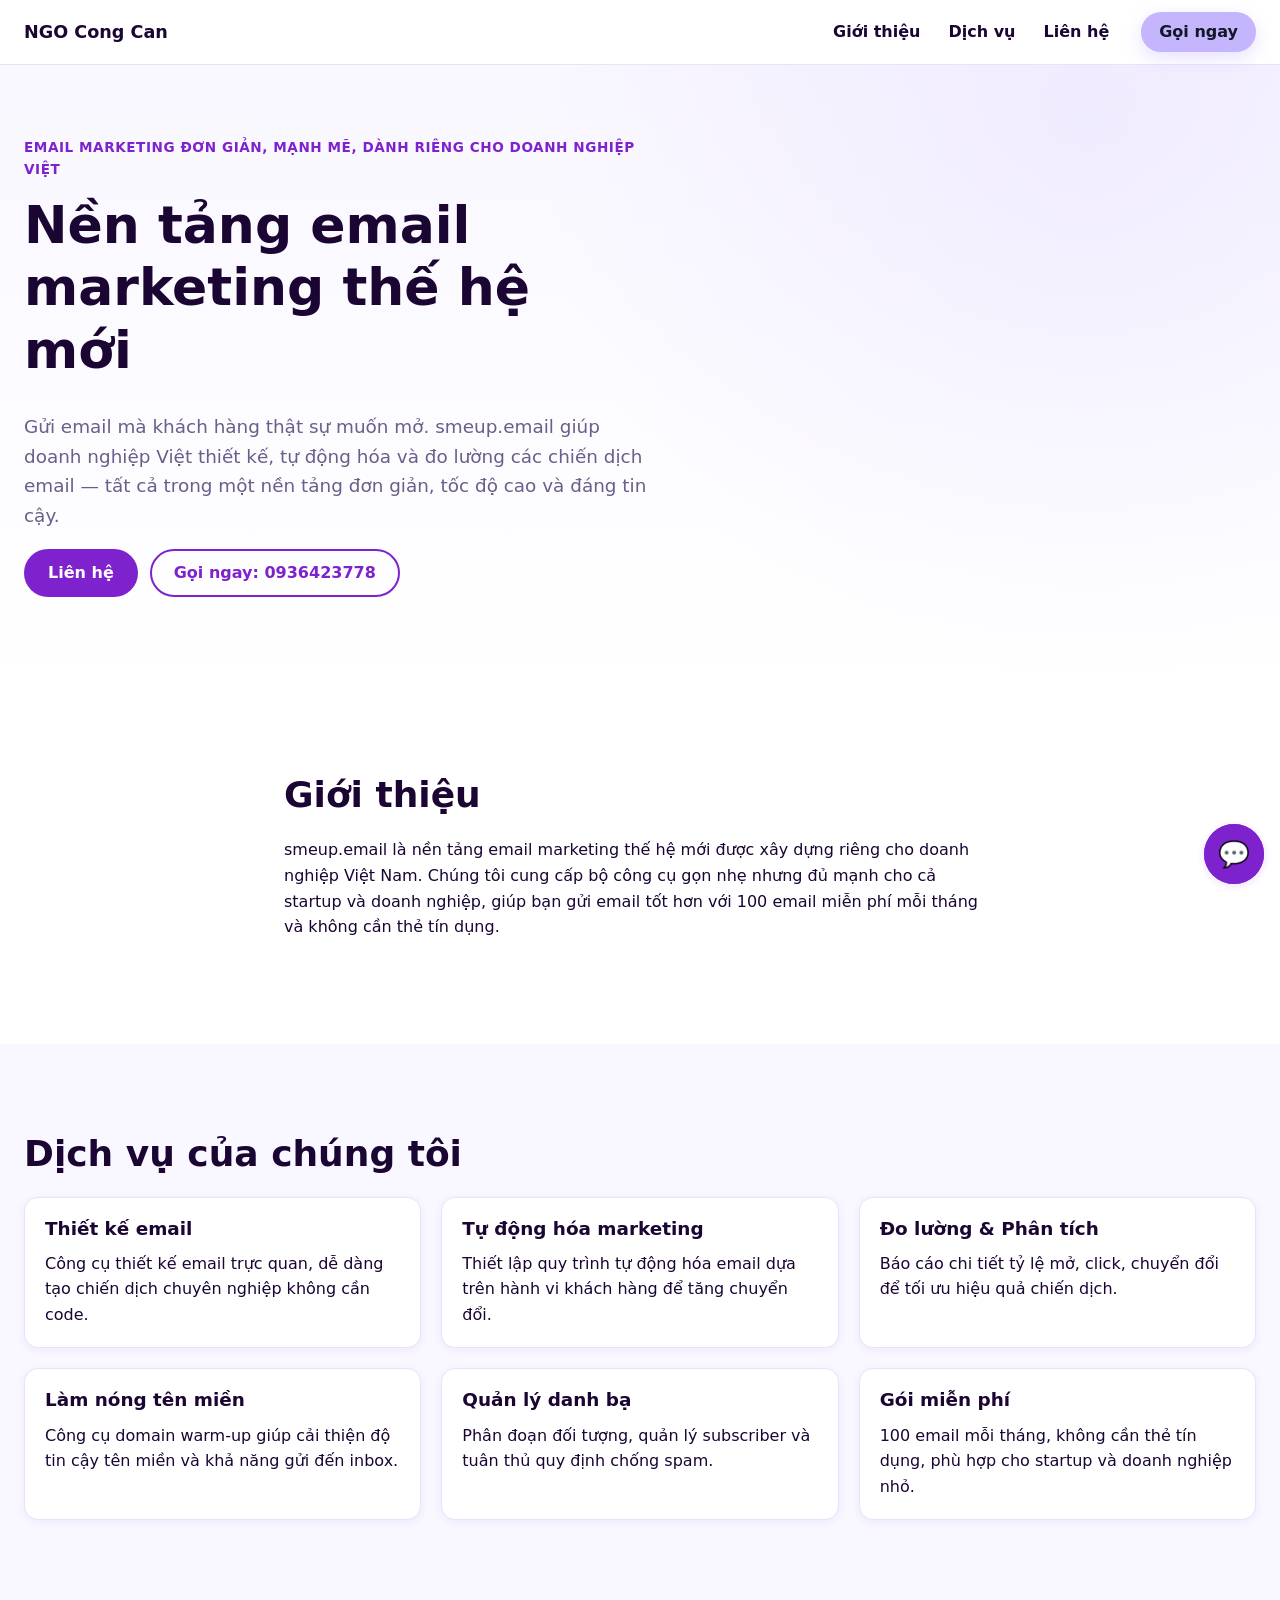
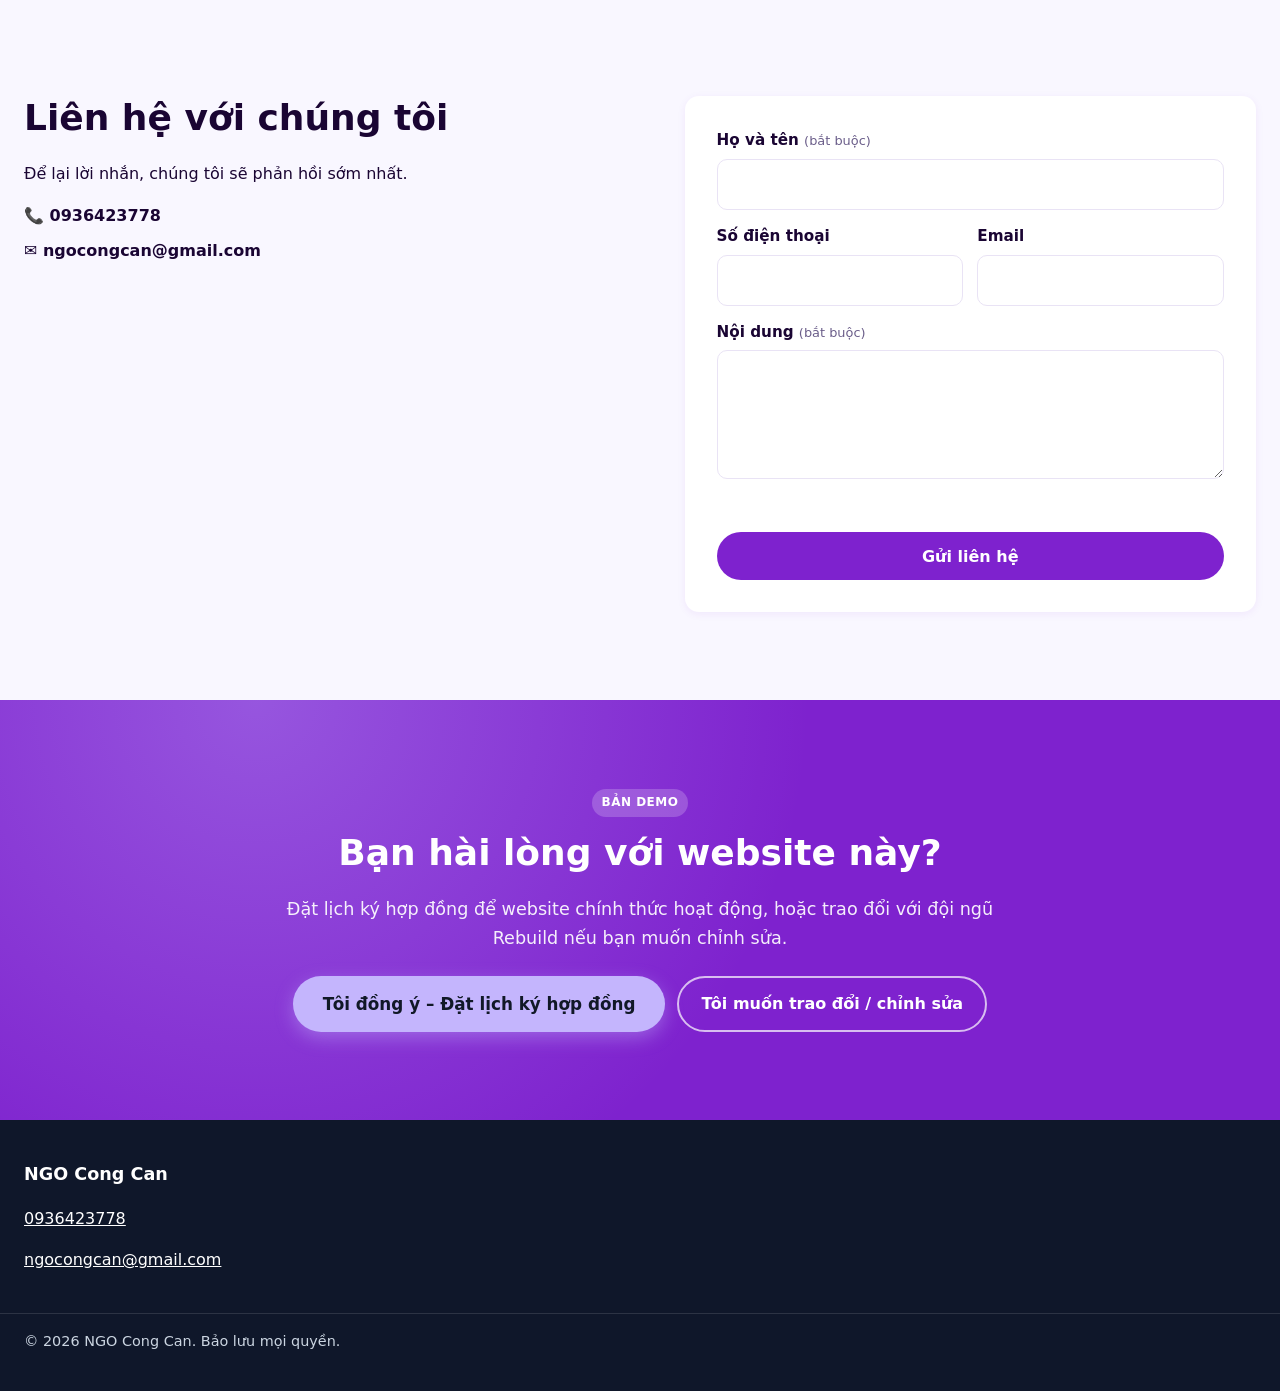
<file: index.html>
<!DOCTYPE html>
<html lang="vi">
<head>
<meta charset="utf-8">
<meta name="viewport" content="width=device-width, initial-scale=1">
<title>smeup.email - Email Marketing cho Doanh nghiệp Việt</title>
<meta name="description" content="Nền tảng email marketing thế hệ mới: thiết kế, tự động hóa, đo lường chiến dịch. 100 email miễn phí/tháng, không cần thẻ tín dụng. Dành cho doanh nghiệp Việt Nam.">
<meta name="keywords" content="email marketing, smeup.email, tự động hóa email, gửi email hàng loạt, domain warm-up, marketing Việt Nam">
<meta name="robots" content="noindex, nofollow">
<link rel="canonical" href="https://demo-20261024091408-446dff78.demo.rebuild.vn/">
<meta name="theme-color" content="#7e22ce">
<meta property="og:type" content="website">
<meta property="og:site_name" content="NGO Cong Can">
<meta property="og:title" content="smeup.email - Email Marketing cho Doanh nghiệp Việt">
<meta property="og:description" content="Nền tảng email marketing thế hệ mới: thiết kế, tự động hóa, đo lường chiến dịch. 100 email miễn phí/tháng, không cần thẻ tín dụng. Dành cho doanh nghiệp Việt Nam.">
<meta property="og:url" content="https://demo-20261024091408-446dff78.demo.rebuild.vn/">
<meta property="og:locale" content="vi_VN">
<meta name="twitter:card" content="summary">
<link rel="preconnect" href="https://api.smess.vn" crossorigin>
<link rel="stylesheet" href="/assets/css/site.css">
<style>:root{--color-primary:#7e22ce;--color-accent:#c4b5fd;--color-text:#1a0533;--color-bg:#ffffff;}</style>
<link rel="stylesheet" href="/assets/css/tokens.css"><script type="application/ld+json">{"@context":"https://schema.org","@type":"SoftwareApplication","@id":"https://demo-20261024091408-446dff78.demo.rebuild.vn/#business","name":"NGO Cong Can","description":"Nền tảng email marketing thế hệ mới giúp doanh nghiệp Việt thiết kế, tự động hóa và đo lường các chiến dịch email — tất cả trong một nền tảng đơn giản, tốc độ cao và đáng tin cậy.","url":"https://demo-20261024091408-446dff78.demo.rebuild.vn/","telephone":"0936423778","email":"ngocongcan@gmail.com","priceRange":"Freemium","makesOffer":[{"@type":"Offer","itemOffered":{"@type":"Service","name":"Thiết kế email","description":"Công cụ thiết kế email trực quan, dễ dàng tạo chiến dịch chuyên nghiệp không cần code."}},{"@type":"Offer","itemOffered":{"@type":"Service","name":"Tự động hóa marketing","description":"Thiết lập quy trình tự động hóa email dựa trên hành vi khách hàng để tăng chuyển đổi."}},{"@type":"Offer","itemOffered":{"@type":"Service","name":"Đo lường & Phân tích","description":"Báo cáo chi tiết tỷ lệ mở, click, chuyển đổi để tối ưu hiệu quả chiến dịch."}},{"@type":"Offer","itemOffered":{"@type":"Service","name":"Làm nóng tên miền","description":"Công cụ domain warm-up giúp cải thiện độ tin cậy tên miền và khả năng gửi đến inbox."}},{"@type":"Offer","itemOffered":{"@type":"Service","name":"Quản lý danh bạ","description":"Phân đoạn đối tượng, quản lý subscriber và tuân thủ quy định chống spam."}},{"@type":"Offer","itemOffered":{"@type":"Service","name":"Gói miễn phí","description":"100 email mỗi tháng, không cần thẻ tín dụng, phù hợp cho startup và doanh nghiệp nhỏ."}}]}</script>
</head>
<body class="is-demo">
<a class="skip-link" href="#main">Bỏ qua điều hướng</a>
<header class="site-header" data-site-header>
  <div class="container header-inner">
    <a class="brand" href="/" aria-label="NGO Cong Can">
            <span class="brand-name">NGO Cong Can</span>
    </a>
    <button class="nav-toggle" type="button" aria-expanded="false" aria-controls="site-nav" data-nav-toggle>
      <span class="nav-toggle-bar" aria-hidden="true"></span>
      <span class="visually-hidden">Menu</span>
    </button>
    <nav id="site-nav" class="site-nav" aria-label="Menu" data-site-nav>
      <ul>
                <li><a href="#about">Giới thiệu</a></li>
                <li><a href="#services">Dịch vụ</a></li>
                <li><a href="#contact">Liên hệ</a></li>
              </ul>
      <a class="btn btn-small btn-accent header-call" href="tel:0936423778">Gọi ngay</a>    </nav>
  </div>
</header>
<main id="main">
<section class="hero" id="top" aria-labelledby="hero-title">
  <div class="container hero-inner">
    <div class="hero-copy">
      <p class="eyebrow">Email marketing đơn giản, mạnh mẽ, dành riêng cho doanh nghiệp Việt</p>      <h1 id="hero-title">Nền tảng email marketing thế hệ mới</h1>
      <p class="lead">Gửi email mà khách hàng thật sự muốn mở. smeup.email giúp doanh nghiệp Việt thiết kế, tự động hóa và đo lường các chiến dịch email — tất cả trong một nền tảng đơn giản, tốc độ cao và đáng tin cậy.</p>      <div class="hero-actions">
        <a class="btn btn-primary" href="#contact">Liên hệ</a>
        <a class="btn btn-outline" href="tel:0936423778">Gọi ngay: 0936423778</a>      </div>
            <div class="demo-cta-bar" role="region" aria-label="Bạn hài lòng với website này?" data-smeup-cta-reveal hidden>
        <span class="badge">Bản demo</span>
        <p class="demo-cta-bar-title">Bạn hài lòng với website này?</p>
        <div class="demo-cta-actions">
          <button type="button" class="btn btn-accent" data-smeup-cta="contract" data-cta-placement="hero">Tôi đồng ý – Đặt lịch ký hợp đồng</button>
          <button type="button" class="btn btn-link" data-smeup-cta="cooperation" data-cta-placement="hero">Tôi muốn trao đổi / chỉnh sửa</button>
        </div>
      </div>
          </div>
      </div>
</section>
<section class="section about" id="about" aria-labelledby="about-title">
  <div class="container about-inner narrow">
    <div class="about-copy">
      <h2 id="about-title">Giới thiệu</h2>
            <p>smeup.email là nền tảng email marketing thế hệ mới được xây dựng riêng cho doanh nghiệp Việt Nam. Chúng tôi cung cấp bộ công cụ gọn nhẹ nhưng đủ mạnh cho cả startup và doanh nghiệp, giúp bạn gửi email tốt hơn với 100 email miễn phí mỗi tháng và không cần thẻ tín dụng.</p>
          </div>
      </div>
</section>
<section class="section services alt" id="services" aria-labelledby="services-title">
  <div class="container">
    <h2 id="services-title">Dịch vụ của chúng tôi</h2>
    <ul class="card-grid" role="list">
            <li class="card">
                <div class="card-body">
          <h3>Thiết kế email</h3>
          <p>Công cụ thiết kế email trực quan, dễ dàng tạo chiến dịch chuyên nghiệp không cần code.</p>                  </div>
      </li>
            <li class="card">
                <div class="card-body">
          <h3>Tự động hóa marketing</h3>
          <p>Thiết lập quy trình tự động hóa email dựa trên hành vi khách hàng để tăng chuyển đổi.</p>                  </div>
      </li>
            <li class="card">
                <div class="card-body">
          <h3>Đo lường &amp; Phân tích</h3>
          <p>Báo cáo chi tiết tỷ lệ mở, click, chuyển đổi để tối ưu hiệu quả chiến dịch.</p>                  </div>
      </li>
            <li class="card">
                <div class="card-body">
          <h3>Làm nóng tên miền</h3>
          <p>Công cụ domain warm-up giúp cải thiện độ tin cậy tên miền và khả năng gửi đến inbox.</p>                  </div>
      </li>
            <li class="card">
                <div class="card-body">
          <h3>Quản lý danh bạ</h3>
          <p>Phân đoạn đối tượng, quản lý subscriber và tuân thủ quy định chống spam.</p>                  </div>
      </li>
            <li class="card">
                <div class="card-body">
          <h3>Gói miễn phí</h3>
          <p>100 email mỗi tháng, không cần thẻ tín dụng, phù hợp cho startup và doanh nghiệp nhỏ.</p>                  </div>
      </li>
          </ul>
  </div>
</section>
<section class="section contact alt" id="contact" aria-labelledby="contact-title">
  <div class="container contact-inner">
    <div class="contact-copy">
      <h2 id="contact-title">Liên hệ với chúng tôi</h2>
      <p>Để lại lời nhắn, chúng tôi sẽ phản hồi sớm nhất.</p>
      <ul class="contact-list" role="list">
        <li><a href="tel:0936423778">📞 0936423778</a></li>        <li><a href="mailto:ngocongcan@gmail.com">✉️ ngocongcan@gmail.com</a></li>              </ul>
    </div>
    <form class="lead-form" id="contact-form" data-smeup-form="contact_form" data-message-required="true" novalidate>
      <div class="field">
  <label for="contact-name">Họ và tên <span class="req">(bắt buộc)</span></label>
  <input id="contact-name" name="name" type="text" autocomplete="name" maxlength="255" required>
</div>
<div class="field-row">
  <div class="field">
    <label for="contact-phone">Số điện thoại</label>
    <input id="contact-phone" name="phone" type="tel" autocomplete="tel" inputmode="tel" maxlength="20">
  </div>
  <div class="field">
    <label for="contact-email">Email</label>
    <input id="contact-email" name="email" type="email" autocomplete="email" maxlength="255">
  </div>
</div>
<div class="field">
  <label for="contact-message">Nội dung <span class="req">(bắt buộc)</span></label>
  <textarea id="contact-message" name="message" rows="4" maxlength="5000" required></textarea>
</div><div class="hp" aria-hidden="true">
  <label for="contact-website">Website</label>
  <input id="contact-website" name="website" type="text" tabindex="-1" autocomplete="off">
</div>
<p class="form-status" role="status" aria-live="polite" data-form-status></p>
      <button class="btn btn-primary btn-block" type="submit" data-label="Gửi liên hệ">Gửi liên hệ</button>
    </form>
  </div>
</section>
<section class="section demo-cta" id="demo-cta" aria-labelledby="demo-cta-title">
  <div class="container narrow">
    <span class="badge badge-light">Bản demo</span>
    <h2 id="demo-cta-title">Bạn hài lòng với website này?</h2>
    <p>Đặt lịch ký hợp đồng để website chính thức hoạt động, hoặc trao đổi với đội ngũ Rebuild nếu bạn muốn chỉnh sửa.</p>
    <div class="demo-cta-actions">
      <button type="button" class="btn btn-accent btn-large" data-smeup-cta="contract" data-cta-placement="final">Tôi đồng ý – Đặt lịch ký hợp đồng</button>
      <button type="button" class="btn btn-ghost" data-smeup-cta="cooperation" data-cta-placement="final">Tôi muốn trao đổi / chỉnh sửa</button>
    </div>
  </div>
</section>
</main>
<footer class="site-footer">
  <div class="container footer-inner">
    <div>
      <p class="brand-name">NGO Cong Can</p>
            <p><a href="tel:0936423778">0936423778</a></p>      <p><a href="mailto:ngocongcan@gmail.com">ngocongcan@gmail.com</a></p>    </div>
      </div>
  <div class="container footer-bottom">
    <p>© <span data-year>2026</span> NGO Cong Can. Bảo lưu mọi quyền.</p>
  </div>
</footer>
<dialog class="cta-dialog" id="smeup-dialog-contract" aria-labelledby="smeup-dialog-contract-title" data-smeup-dialog="contract">
  <form class="lead-form" data-smeup-form="demo_contract_request" data-message-required="false" novalidate>
    <button class="dialog-close" type="button" data-dialog-close aria-label="Đóng">×</button>
    <h2 id="smeup-dialog-contract-title">Đặt lịch ký hợp đồng</h2>
    <p>Để lại thông tin, đội ngũ Rebuild sẽ gọi lại để chốt lịch ký hợp đồng và đưa website lên tên miền của bạn.</p>
    <div class="field">
  <label for="contract-name">Họ và tên <span class="req">(bắt buộc)</span></label>
  <input id="contract-name" name="name" type="text" autocomplete="name" maxlength="255" required>
</div>
<div class="field-row">
  <div class="field">
    <label for="contract-phone">Số điện thoại</label>
    <input id="contract-phone" name="phone" type="tel" autocomplete="tel" inputmode="tel" maxlength="20">
  </div>
  <div class="field">
    <label for="contract-email">Email</label>
    <input id="contract-email" name="email" type="email" autocomplete="email" maxlength="255">
  </div>
</div>
<div class="field">
  <label for="contract-message">Thời gian thuận tiện / ghi chú (không bắt buộc)</label>
  <textarea id="contract-message" name="message" rows="4" maxlength="5000"></textarea>
</div><div class="hp" aria-hidden="true">
  <label for="contract-website">Website</label>
  <input id="contract-website" name="website" type="text" tabindex="-1" autocomplete="off">
</div>
<p class="form-status" role="status" aria-live="polite" data-form-status></p>
    <button class="btn btn-accent btn-block" type="submit" data-label="Gửi yêu cầu ký hợp đồng">Gửi yêu cầu ký hợp đồng</button>
  </form>
</dialog>
<dialog class="cta-dialog" id="smeup-dialog-cooperation" aria-labelledby="smeup-dialog-cooperation-title" data-smeup-dialog="cooperation">
  <form class="lead-form" data-smeup-form="demo_cooperation_request" data-message-required="true" novalidate>
    <button class="dialog-close" type="button" data-dialog-close aria-label="Đóng">×</button>
    <h2 id="smeup-dialog-cooperation-title">Trao đổi với đội ngũ Rebuild</h2>
    <p>Bạn muốn thay đổi gì, hoặc cần thêm thông tin? Hãy cho chúng tôi biết.</p>
    <div class="field">
  <label for="cooperation-name">Họ và tên <span class="req">(bắt buộc)</span></label>
  <input id="cooperation-name" name="name" type="text" autocomplete="name" maxlength="255" required>
</div>
<div class="field-row">
  <div class="field">
    <label for="cooperation-phone">Số điện thoại</label>
    <input id="cooperation-phone" name="phone" type="tel" autocomplete="tel" inputmode="tel" maxlength="20">
  </div>
  <div class="field">
    <label for="cooperation-email">Email</label>
    <input id="cooperation-email" name="email" type="email" autocomplete="email" maxlength="255">
  </div>
</div>
<div class="field">
  <label for="cooperation-message">Bạn muốn chỉnh sửa hoặc hỏi điều gì? <span class="req">(bắt buộc)</span></label>
  <textarea id="cooperation-message" name="message" rows="4" maxlength="5000" required></textarea>
</div><div class="hp" aria-hidden="true">
  <label for="cooperation-website">Website</label>
  <input id="cooperation-website" name="website" type="text" tabindex="-1" autocomplete="off">
</div>
<p class="form-status" role="status" aria-live="polite" data-form-status></p>
    <button class="btn btn-primary btn-block" type="submit" data-label="Gửi yêu cầu">Gửi yêu cầu</button>
  </form>
</dialog>
<script src="/assets/js/site-config.js"></script>
<script src="/assets/js/smeup-core.js" defer></script>
<script src="/assets/js/contact-form.js" defer></script>
<script src="/assets/js/livechat.js" defer></script>
<script src="/assets/js/demo-cta.js" defer></script>
<script src="/assets/js/site.js" defer></script>
</body>
</html>
</file>
<file: assets/css/site.css>
/*
 * Rebuild website template — mobile-first, no framework.
 * Brand colors come from business data as CSS custom properties set in <head>:
 * --color-primary, --color-accent, --color-text, --color-bg.
 */
:root {
  --color-primary: #0f766e;
  --color-accent: #f59e0b;
  --color-text: #1f2937;
  --color-bg: #ffffff;
  --color-muted: color-mix(in srgb, var(--color-text) 65%, var(--color-bg));
  --color-surface: color-mix(in srgb, var(--color-primary) 6%, var(--color-bg));
  --color-border: color-mix(in srgb, var(--color-text) 14%, var(--color-bg));
  --color-success: #15803d;
  --color-error: #b91c1c;
  --radius: 14px;
  --shadow: 0 10px 30px rgb(15 23 42 / 0.08);
  --container: 1120px;
  --gutter: 16px;
  --font: system-ui, -apple-system, "Segoe UI", Roboto, "Helvetica Neue", Arial, "Noto Sans", sans-serif;
}

*,
*::before,
*::after {
  box-sizing: border-box;
}

html {
  scroll-behavior: smooth;
  scroll-padding-top: 72px;
  -webkit-text-size-adjust: 100%;
}

body {
  margin: 0;
  font-family: var(--font);
  font-size: 1rem;
  line-height: 1.6;
  color: var(--color-text);
  background: var(--color-bg);
}

img {
  display: block;
  max-width: 100%;
  height: auto;
}

a {
  color: var(--color-primary);
}

h1,
h2,
h3 {
  line-height: 1.2;
  margin: 0 0 0.6em;
}

h1 {
  font-size: clamp(2rem, 6vw, 3.25rem);
}

h2 {
  font-size: clamp(1.6rem, 4vw, 2.25rem);
}

h3 {
  font-size: 1.15rem;
}

p {
  margin: 0 0 1em;
}

:focus-visible {
  outline: 3px solid var(--color-accent);
  outline-offset: 2px;
}

.container {
  width: 100%;
  max-width: var(--container);
  margin: 0 auto;
  padding: 0 var(--gutter);
}

.narrow {
  max-width: 760px;
}

.visually-hidden,
.hp {
  position: absolute !important;
  width: 1px;
  height: 1px;
  padding: 0;
  margin: -1px;
  overflow: hidden;
  clip: rect(0 0 0 0);
  white-space: nowrap;
  border: 0;
}

.skip-link {
  position: absolute;
  left: var(--gutter);
  top: -100px;
  z-index: 100;
  padding: 8px 14px;
  background: var(--color-text);
  color: var(--color-bg);
  border-radius: 8px;
}

.skip-link:focus {
  top: 8px;
}

/* Buttons */
.btn {
  display: inline-flex;
  align-items: center;
  justify-content: center;
  gap: 8px;
  min-height: 48px;
  padding: 12px 22px;
  border: 2px solid transparent;
  border-radius: 999px;
  font: inherit;
  font-weight: 600;
  line-height: 1.2;
  text-align: center;
  text-decoration: none;
  cursor: pointer;
  transition: transform 0.15s ease, background-color 0.15s ease, box-shadow 0.15s ease;
}

.btn:hover {
  transform: translateY(-1px);
}

.btn:disabled,
.btn[aria-disabled="true"] {
  opacity: 0.65;
  cursor: progress;
  transform: none;
}

.btn-primary {
  background: var(--color-primary);
  color: #fff;
}

.btn-accent {
  background: var(--color-accent);
  color: #111827;
  box-shadow: 0 6px 18px color-mix(in srgb, var(--color-accent) 40%, transparent);
}

.btn-outline {
  border-color: var(--color-primary);
  color: var(--color-primary);
  background: transparent;
}

.btn-ghost {
  border-color: rgb(255 255 255 / 0.7);
  color: #fff;
  background: transparent;
}

.btn-link {
  background: transparent;
  color: var(--color-primary);
  text-decoration: underline;
  padding-inline: 8px;
}

.btn-small {
  min-height: 40px;
  padding: 8px 16px;
}

.btn-large {
  min-height: 56px;
  padding: 16px 28px;
  font-size: 1.05rem;
}

.btn-block {
  width: 100%;
}

.badge {
  display: inline-block;
  padding: 4px 10px;
  border-radius: 999px;
  background: var(--color-accent);
  color: #111827;
  font-size: 0.75rem;
  font-weight: 700;
  letter-spacing: 0.04em;
  text-transform: uppercase;
}

.badge-light {
  background: rgb(255 255 255 / 0.2);
  color: #fff;
}

/* Header */
.site-header {
  position: sticky;
  top: 0;
  z-index: 50;
  background: color-mix(in srgb, var(--color-bg) 92%, transparent);
  backdrop-filter: blur(8px);
  border-bottom: 1px solid var(--color-border);
}

.header-inner {
  display: flex;
  align-items: center;
  justify-content: space-between;
  min-height: 64px;
  gap: 12px;
}

.brand {
  display: flex;
  align-items: center;
  gap: 10px;
  color: var(--color-text);
  text-decoration: none;
  min-width: 0;
}

.brand img {
  width: 40px;
  height: 40px;
  object-fit: contain;
}

.brand-name {
  font-weight: 800;
  font-size: 1.1rem;
  overflow: hidden;
  text-overflow: ellipsis;
  white-space: nowrap;
}

.nav-toggle {
  display: inline-flex;
  align-items: center;
  justify-content: center;
  width: 44px;
  height: 44px;
  border: 1px solid var(--color-border);
  border-radius: 10px;
  background: var(--color-bg);
  cursor: pointer;
}

.nav-toggle-bar,
.nav-toggle-bar::before,
.nav-toggle-bar::after {
  display: block;
  width: 20px;
  height: 2px;
  background: var(--color-text);
  border-radius: 2px;
  content: "";
  position: relative;
}

.nav-toggle-bar::before {
  position: absolute;
  top: -6px;
}

.nav-toggle-bar::after {
  position: absolute;
  top: 6px;
}

.site-nav {
  position: absolute;
  top: 100%;
  left: 0;
  right: 0;
  display: none;
  padding: 8px var(--gutter) 16px;
  background: var(--color-bg);
  border-bottom: 1px solid var(--color-border);
  box-shadow: var(--shadow);
}

.site-nav.is-open {
  display: block;
}

.site-nav ul {
  list-style: none;
  margin: 0 0 12px;
  padding: 0;
}

.site-nav li a {
  display: block;
  padding: 12px 4px;
  color: var(--color-text);
  font-weight: 600;
  text-decoration: none;
  border-bottom: 1px solid var(--color-border);
}

/* Hero */
.hero {
  padding: 40px 0 56px;
  background:
    radial-gradient(circle at 85% 10%, color-mix(in srgb, var(--color-accent) 18%, transparent), transparent 45%),
    linear-gradient(180deg, var(--color-surface), var(--color-bg));
}

.hero-inner {
  display: grid;
  gap: 32px;
  align-items: center;
}

.eyebrow {
  color: var(--color-primary);
  font-weight: 700;
  letter-spacing: 0.04em;
  text-transform: uppercase;
  font-size: 0.85rem;
}

.lead {
  font-size: 1.15rem;
  color: var(--color-muted);
}

.hero-actions,
.demo-cta-actions {
  display: flex;
  flex-wrap: wrap;
  gap: 12px;
}

.hero-actions .btn,
.demo-cta-actions .btn {
  flex: 1 1 100%;
}

.hero-media img {
  width: 100%;
  border-radius: calc(var(--radius) * 1.5);
  box-shadow: var(--shadow);
  aspect-ratio: 4 / 3;
  object-fit: cover;
}

.demo-cta-bar {
  margin-top: 28px;
  padding: 18px;
  border: 2px dashed color-mix(in srgb, var(--color-accent) 70%, transparent);
  border-radius: var(--radius);
  background: color-mix(in srgb, var(--color-accent) 8%, var(--color-bg));
}

.demo-cta-bar.is-revealed {
  animation: demo-cta-reveal 0.4s ease-out;
}

@keyframes demo-cta-reveal {
  from {
    opacity: 0;
    transform: translateY(8px);
  }
}

.demo-cta-bar-title {
  margin: 8px 0 12px;
  font-weight: 700;
}

/* Sections */
.section {
  padding: 56px 0;
}

.section.alt {
  background: var(--color-surface);
}

.about-inner,
.location-inner,
.contact-inner {
  display: grid;
  gap: 32px;
  align-items: start;
}

.about-media,
.card img,
.gallery-grid img {
  border-radius: var(--radius);
  object-fit: cover;
}

.card-grid,
.gallery-grid,
.testimonial-grid,
.contact-list,
.social {
  list-style: none;
  margin: 0;
  padding: 0;
}

.card-grid {
  display: grid;
  gap: 20px;
}

.card {
  overflow: hidden;
  background: var(--color-bg);
  border: 1px solid var(--color-border);
  border-radius: var(--radius);
  box-shadow: var(--shadow);
}

.card img {
  width: 100%;
  aspect-ratio: 3 / 2;
  border-radius: 0;
}

.card-body {
  padding: 20px;
}

.card-body p:last-child {
  margin-bottom: 0;
}

.price {
  color: var(--color-primary);
  font-weight: 700;
}

.gallery-grid {
  display: grid;
  grid-template-columns: repeat(2, 1fr);
  gap: 12px;
}

.gallery-grid img {
  width: 100%;
  aspect-ratio: 4 / 3;
}

.testimonial-grid {
  display: grid;
  gap: 20px;
}

.testimonial {
  height: 100%;
  margin: 0;
  padding: 24px;
  background: var(--color-bg);
  border-radius: var(--radius);
  box-shadow: var(--shadow);
}

.testimonial blockquote {
  margin: 0 0 12px;
  font-size: 1.05rem;
}

.testimonial figcaption {
  color: var(--color-muted);
  font-weight: 600;
}

.stars {
  margin: 0 0 8px;
  color: var(--color-accent);
  letter-spacing: 2px;
}

address {
  font-style: normal;
  margin-bottom: 20px;
}

.hours {
  margin: 0 0 20px;
}

.hours div {
  display: flex;
  justify-content: space-between;
  gap: 16px;
  padding: 10px 0;
  border-bottom: 1px solid var(--color-border);
}

.hours dt {
  font-weight: 600;
}

.hours dd {
  margin: 0;
  white-space: nowrap;
}

.map iframe {
  width: 100%;
  height: 320px;
  border: 0;
  border-radius: var(--radius);
  box-shadow: var(--shadow);
}

.contact-list li {
  margin-bottom: 10px;
}

.contact-list a {
  color: var(--color-text);
  font-weight: 600;
  text-decoration: none;
}

/* Forms */
.lead-form {
  padding: 24px 20px;
  background: var(--color-bg);
  border-radius: var(--radius);
  box-shadow: var(--shadow);
}

.field {
  display: grid;
  gap: 6px;
  margin-bottom: 14px;
}

.field-row {
  display: grid;
  gap: 0 14px;
}

.field label {
  font-weight: 600;
  font-size: 0.95rem;
}

.req {
  color: var(--color-muted);
  font-weight: 400;
  font-size: 0.85em;
}

.field input,
.field textarea {
  width: 100%;
  min-height: 48px;
  padding: 12px 14px;
  border: 1px solid var(--color-border);
  border-radius: 10px;
  background: var(--color-bg);
  color: var(--color-text);
  font: inherit;
  font-size: 16px; /* no iOS zoom on focus */
}

.field textarea {
  resize: vertical;
}

.field input:focus,
.field textarea:focus {
  border-color: var(--color-primary);
  outline: 2px solid color-mix(in srgb, var(--color-primary) 25%, transparent);
  outline-offset: 0;
}

.field [aria-invalid="true"] {
  border-color: var(--color-error);
}

.form-status {
  min-height: 1.6em;
  margin: 4px 0 14px;
  font-weight: 600;
}

.lead-form[data-state="success"] .form-status {
  color: var(--color-success);
}

.lead-form[data-state="error"] .form-status {
  color: var(--color-error);
}

.lead-form[data-state="loading"] .btn[type="submit"]::before {
  content: "";
  width: 16px;
  height: 16px;
  border: 2px solid currentColor;
  border-right-color: transparent;
  border-radius: 50%;
  animation: spin 0.8s linear infinite;
}

@keyframes spin {
  to {
    transform: rotate(360deg);
  }
}

/* Demo CTA */
.demo-cta {
  text-align: center;
  color: #fff;
  background:
    radial-gradient(circle at 20% 0%, color-mix(in srgb, var(--color-accent) 35%, transparent), transparent 50%),
    var(--color-primary);
}

.demo-cta h2 {
  margin-top: 14px;
}

.demo-cta p {
  font-size: 1.1rem;
  opacity: 0.92;
}

.demo-cta .demo-cta-actions {
  justify-content: center;
  margin-top: 24px;
}

.cta-dialog {
  width: min(560px, calc(100% - 2 * var(--gutter)));
  max-height: calc(100dvh - 32px);
  padding: 0;
  border: 0;
  border-radius: calc(var(--radius) * 1.3);
  box-shadow: 0 30px 80px rgb(15 23 42 / 0.35);
  color: var(--color-text);
}

.cta-dialog::backdrop {
  background: rgb(15 23 42 / 0.55);
}

.cta-dialog .lead-form {
  position: relative;
  box-shadow: none;
  padding: 28px 22px 22px;
}

.cta-dialog h2 {
  font-size: 1.4rem;
  padding-right: 32px;
}

.dialog-close {
  position: absolute;
  top: 10px;
  right: 10px;
  width: 40px;
  height: 40px;
  border: 0;
  border-radius: 50%;
  background: var(--color-surface);
  color: var(--color-text);
  font-size: 1.5rem;
  line-height: 1;
  cursor: pointer;
}

/* Live chat fallback launcher (no widget token configured) */
.chat-fallback {
  position: fixed;
  right: 16px;
  bottom: 16px;
  z-index: 60;
  width: 60px;
  height: 60px;
  border: 0;
  border-radius: 50%;
  background: var(--color-primary);
  color: #fff;
  font-size: 1.6rem;
  box-shadow: var(--shadow);
  cursor: pointer;
}

/* Footer */
.site-footer {
  padding: 40px 0 24px;
  background: #0f172a;
  color: #cbd5e1;
}

.site-footer a {
  color: #fff;
}

.footer-inner {
  display: grid;
  gap: 24px;
}

.site-footer .brand-name {
  color: #fff;
}

.footer-title {
  color: #fff;
  font-weight: 700;
}

.social {
  display: flex;
  flex-wrap: wrap;
  gap: 12px;
}

.footer-bottom {
  margin-top: 24px;
  padding-top: 16px;
  border-top: 1px solid rgb(255 255 255 / 0.12);
  font-size: 0.9rem;
}

.not-found {
  min-height: 50vh;
  text-align: center;
}

/* ≥ 640px */
@media (min-width: 640px) {
  :root {
    --gutter: 24px;
  }

  .hero-actions .btn,
  .demo-cta-actions .btn {
    flex: 0 1 auto;
  }

  .field-row {
    grid-template-columns: 1fr 1fr;
  }

  .card-grid,
  .testimonial-grid {
    grid-template-columns: repeat(2, 1fr);
  }

  .gallery-grid {
    grid-template-columns: repeat(3, 1fr);
  }

  .footer-inner {
    grid-template-columns: 2fr 1fr;
  }
}

/* ≥ 960px */
@media (min-width: 960px) {
  .nav-toggle {
    display: none;
  }

  .site-nav {
    position: static;
    display: flex;
    align-items: center;
    gap: 20px;
    padding: 0;
    border: 0;
    box-shadow: none;
    background: transparent;
  }

  .site-nav ul {
    display: flex;
    gap: 4px;
    margin: 0;
  }

  .site-nav li a {
    padding: 8px 12px;
    border: 0;
    border-radius: 8px;
  }

  .site-nav li a:hover {
    background: var(--color-surface);
  }

  .hero {
    padding: 72px 0 88px;
  }

  .hero-inner,
  .about-inner,
  .location-inner,
  .contact-inner {
    grid-template-columns: 1.1fr 1fr;
  }

  .about-inner.narrow {
    grid-template-columns: 1fr;
  }

  .section {
    padding: 88px 0;
  }

  .card-grid,
  .testimonial-grid {
    grid-template-columns: repeat(3, 1fr);
  }

  .gallery-grid {
    grid-template-columns: repeat(4, 1fr);
  }

  .lead-form {
    padding: 32px;
  }
}

@media (prefers-reduced-motion: reduce) {
  html {
    scroll-behavior: auto;
  }

  *,
  *::before,
  *::after {
    animation: none !important;
    transition: none !important;
  }
}
</file>
<file: assets/css/tokens.css>
/* Measured design of the business's current website (rebuild.vn design tokens). */
:root {
  --color-primary: #7e22ce;
  --color-secondary: #a855f7;
  --color-accent: #c4b5fd;
  --color-background: #ffffff;
  --color-bg: #ffffff;
  --color-surface: #f9f7ff;
  --color-text: #1a0533;
  --color-muted: #6b5e8a;
  --color-border: #e9e3f5;
  --font-body: "Be Vietnam Pro", system-ui, sans-serif;
  --font: "Be Vietnam Pro", system-ui, sans-serif;
  --font-heading: "Be Vietnam Pro", system-ui, sans-serif;
  --font-size-body: 16px;
  --font-size-h1: 56px;
  --font-size-h2: 44px;
  --font-size-h3: 17px;
  --radius-sm: 4px;
  --radius-md: 14px;
  --radius-lg: 34px;
  --radius-pill: 9999px;
  --radius: 14px;
  --shadow: rgba(126, 34, 206, 0.07) 0px 2px 8px 0px;
  --container: 1280px;
  --space-unit: 4px;
}
</file>
